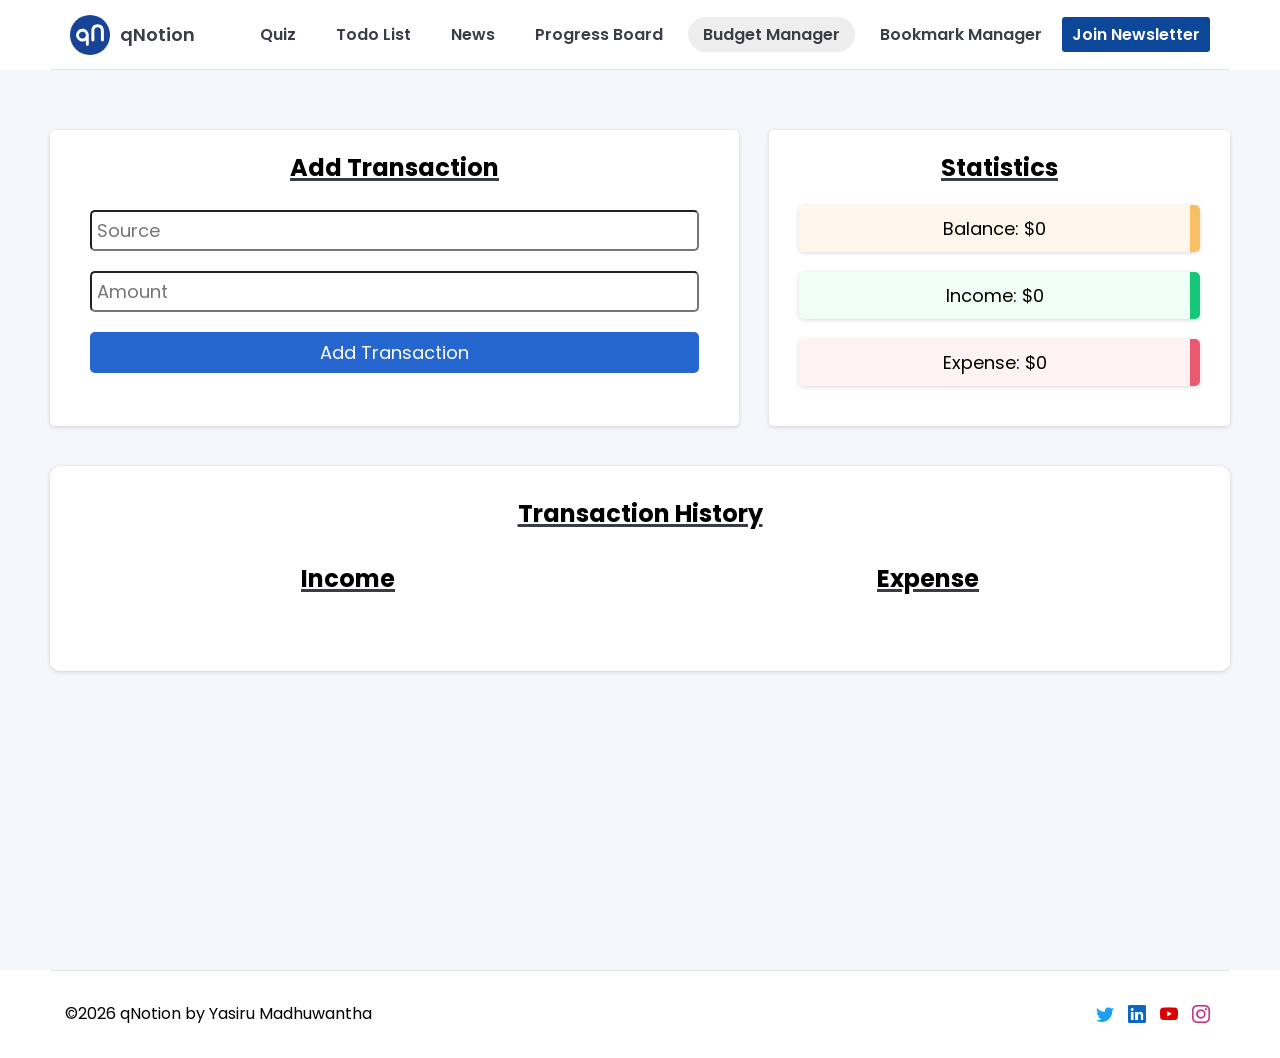
<file: budget-manager/index.html>
<!DOCTYPE html>
<html lang="en">

<head>
    <meta charset="UTF-8">
    <meta http-equiv="X-UA-Compatible" content="IE=edge">
    <meta name="viewport" content="width=device-width, initial-scale=1.0">
    <title>qNotion - Easiest Way To Track Your Transactions!</title>

    <link rel="icon" type="image/x-icon" href="./images/favicon.svg">
    <link rel="stylesheet" href="../master.css">
    <link rel="stylesheet" href="./style.css">
</head>

<body>
    <header class="header">
        <div class="container">
            <div class="navbar">
                <!-- Back to root index.html -->
                <a href="../index.html" class="logo">
                    <img src="../images/logo.svg" alt="notNotion">
                    <span>qNotion</span>
                </a>
                <nav>
                    <ul class="nav-items">
                        <li>
                            <a href="../quiz/index.html">Quiz</a>
                        </li>
                        <li>
                            <a href="../todo-list/index.html">Todo List</a>
                        </li>
                        <li>
                            <a href="../news/index.html">News</a>
                        </li>
                        <li>
                            <a href="../progress-board/index.html">Progress Board</a>
                        </li>
                        <li class="active">
                            <a href="../budget-manager/index.html">Budget Manager</a>
                        </li>
                        <li>
                            <a href="../bookmark-manager/index.html">Bookmark Manager</a>
                        </li>
                        <span class="newsletter">Join Newsletter</span>
                    </ul>
                </nav>
                <div class="hamburger">
                    <span class="bar"></span>
                    <span class="bar"></span>
                    <span class="bar"></span>
                </div>
            </div>
        </div>
    </header>

    <main>
        <div class="outer-wrap">
            <div class="inner-wrap">
                <!-- <section class="heading">
                    <p class="title">qNotion</p>
                    <p class="subtitle">Easiest Way To Track Your Transactions!</p>
                </section> -->
                <section class="transaction-control">
                    <div class="actions">
                        <h3>Add Transaction</h3>
                        <form class="add">
                            <input type="text" name="source" placeholder="Source" autocomplete="off">
                            <input type="number" name="amount" placeholder="Amount" autocomplete="off">
                            <input type="submit" value="Add Transaction">
                        </form>
                    </div>
                    <div class="stats">
                        <h3>Statistics</h3>
                        <p class="balance">
                            Balance: $<span id="balance"></span>
                        </p>
                        <p class="income">
                            Income: $<span id="income"></span>
                        </p>
                        <p class="expense">
                            Expense: $<span id="expense"></span>
                        </p>
                    </div>
                </section>
                <section class="transaction-history">
                    <h3>Transaction History</h3>
                    <div class="records">
                        <div class="income">
                        <h3>Income</h3>
                        <ul class="income-list">
                        </ul>
                    </div>
                    <div class="expense">
                        <h3>Expense</h3>
                        <ul class="expense-list">
                        </ul>
                    </div>
                    </div>
                </section>
            </div>
        </div>
    </main>

    <footer>
        <div class="container">
            <div class="footer">
                <div class="brand-name">
                    <span>©2026 qNotion by Yasiru Madhuwantha</span>
                </div>
                <div class="social-icons">
                    <i class="bi bi-twitter social"></i>
                    <i class="bi bi-linkedin social"></i>
                    <i class="bi bi-youtube social"></i>
                    <i class="bi bi-instagram social"></i>
                </div>
            </div>
        </div>
    
        <section class="modal">
            <div class="newsletter-modal">
                <p>Join Newsletter Now!</p>
                <form>
                    <input type="text" name="name" placeholder="Name" autocomplete="off">
                    <input type="email" name="email" placeholder="Email" autocomplete="off">
                    <input type="submit" value="Submit">
                </form>
                <i class="bi bi-x-lg close"></i>
            </div>
        </section>
    </footer>

    <!-- Shared script -->
    <script src="../main.js"></script>
    
    <!-- Local script -->
    <script src="./index.js"></script>
</body>

</html>
</file>
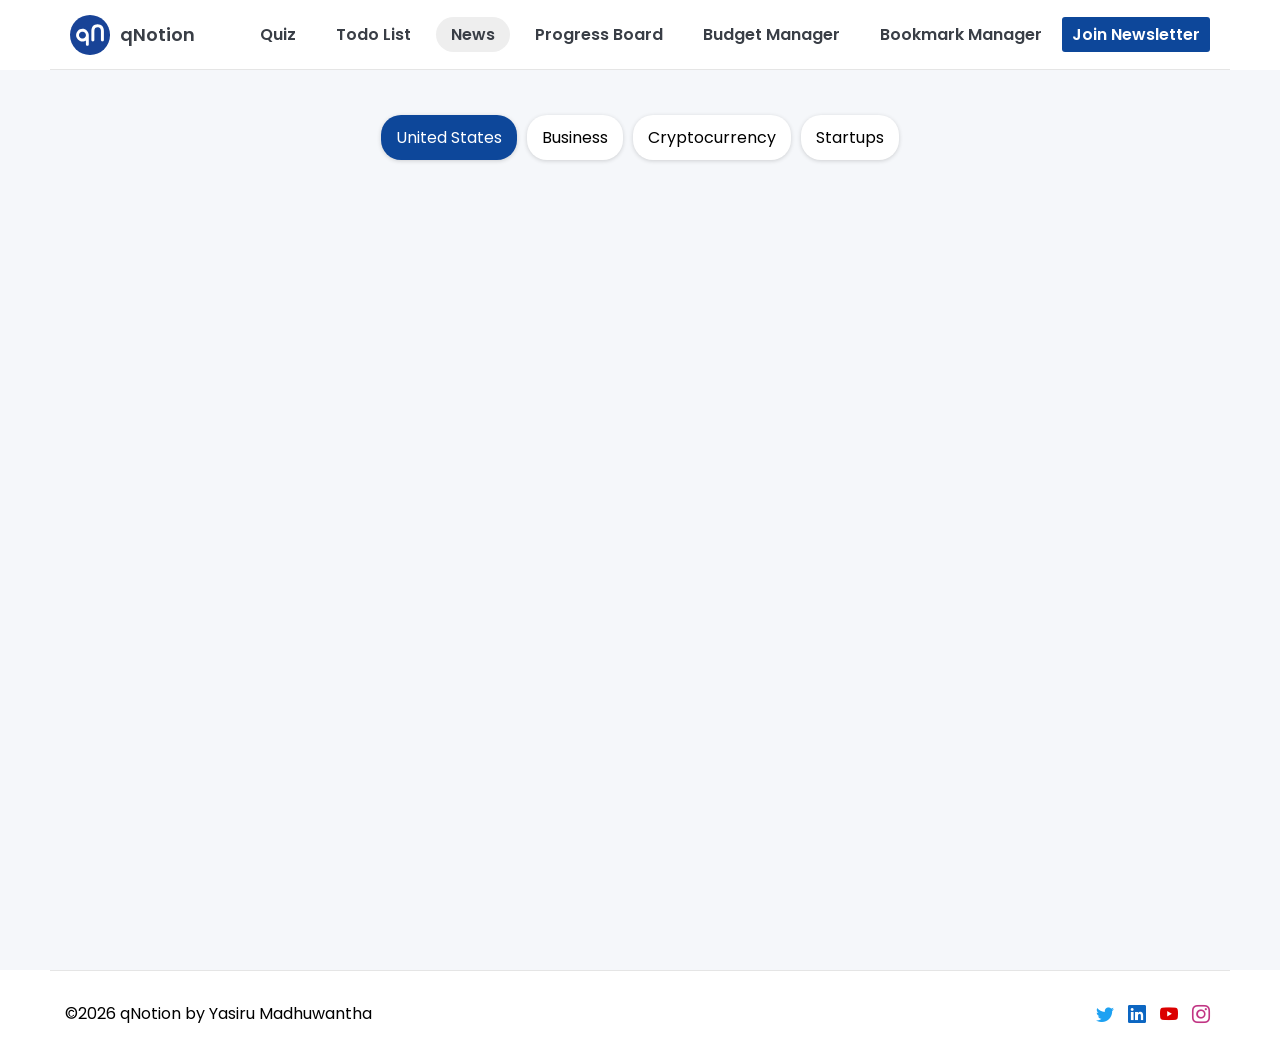
<file: news/index.html>
<!DOCTYPE html>
<html lang="en">

<head>
    <meta charset="UTF-8">
    <meta http-equiv="X-UA-Compatible" content="IE=edge">
    <meta name="viewport" content="width=device-width, initial-scale=1.0">
    <title>qNotion - Your Custom News Portal With Selected Categories And Updates!</title>

    <link rel="stylesheet" href="https://cdn.jsdelivr.net/npm/bootstrap-icons@1.11.3/font/bootstrap-icons.min.css">
    <link rel="icon" type="image/x-icon" href="./images/favicon.svg">

    <link rel="stylesheet" href="../master.css">
    <link rel="stylesheet" href="./style.css">
</head>

<body>
    <header class="header">
        <div class="container">
            <div class="navbar">
                <!-- Back to root index.html -->
                <a href="../index.html" class="logo">
                    <img src="../images/logo.svg" alt="notNotion">
                    <span>qNotion</span>
                </a>
                <nav>
                    <ul class="nav-items">
                        <li>
                            <a href="../quiz/index.html">Quiz</a>
                        </li>
                        <li>
                            <a href="../todo-list/index.html">Todo List</a>
                        </li>
                        <li class="active">
                            <a href="../news/index.html">News</a>
                        </li>
                        <li>
                            <a href="../progress-board/index.html">Progress Board</a>
                        </li>
                        <li>
                            <a href="../budget-manager/index.html">Budget Manager</a>
                        </li>
                        <li>
                            <a href="../bookmark-manager/index.html">Bookmark Manager</a>
                        </li>
                        <span class="newsletter">Join Newsletter</span>
                    </ul>
                </nav>
                <div class="hamburger">
                    <span class="bar"></span>
                    <span class="bar"></span>
                    <span class="bar"></span>
                </div>
            </div>
        </div>
    </header>

    <main>
        <div class="outer-wrap">
            <div class="inner-wrap">
                <section class="news">
                    <div class="category">
                        <span class="active" data-url="/top-headlines?country=us">United States</span>
                        <span data-url="/top-headlines?country=us&category=business">Business</span>
                        <span data-url="/everything?q=crypto&sortBy=publishedAt">Cryptocurrency</span>
                        <span data-url="/top-headlines?sources=techcrunch">Startups</span>
                    </div>
                    <div class="cards">
                    </div>
                </section>
            </div>
        </div>
    </main>

    <footer>
        <div class="container">
            <div class="footer">
                <div class="brand-name">
                    <span>©2026 qNotion by Yasiru Madhuwantha</span>
                </div>
                <div class="social-icons">
                    <i class="bi bi-twitter social"></i>
                    <i class="bi bi-linkedin social"></i>
                    <i class="bi bi-youtube social"></i>
                    <i class="bi bi-instagram social"></i>
                </div>
            </div>
        </div>

        <section class="modal">
            <div class="newsletter-modal">
                <p>Join Newsletter Now!</p>
                <form>
                    <input type="text" name="name" placeholder="Name" autocomplete="off">
                    <input type="email" name="email" placeholder="Email" autocomplete="off">
                    <input type="submit" value="Submit">
                </form>
                <i class="bi bi-x-lg close"></i>
            </div>
        </section>
    </footer>

    <!-- Shared script -->
    <script src="../main.js"></script>

    <!-- Local script -->
    <script src="./index.js"></script>

</body>

</html>
</file>
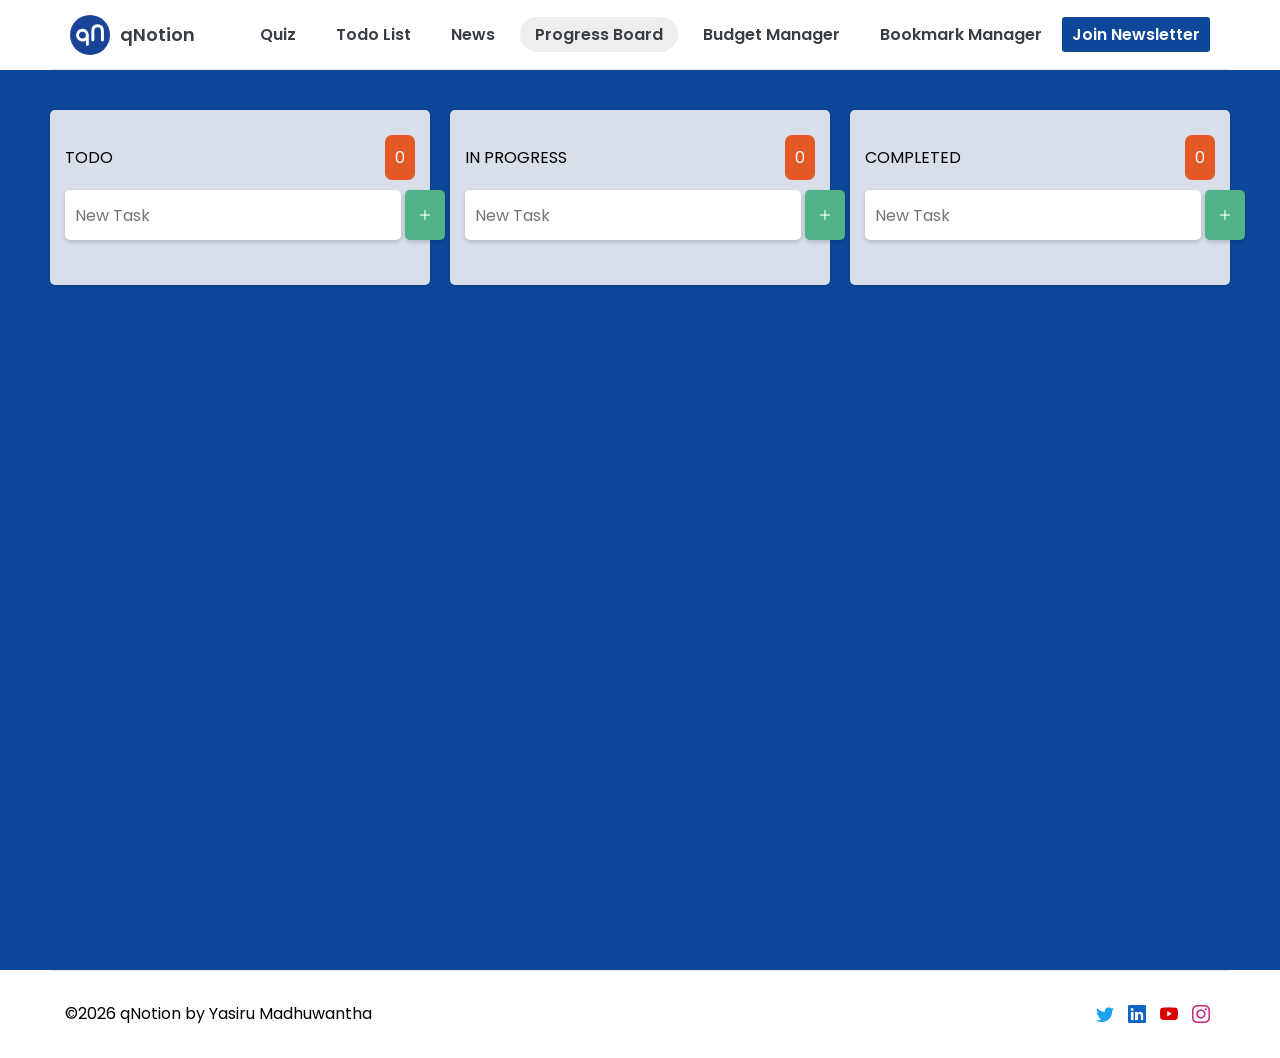
<file: progress-board/index.html>
<!DOCTYPE html>
<html lang="en">

<head>
    <meta charset="UTF-8">
    <meta http-equiv="X-UA-Compatible" content="IE=edge">
    <meta name="viewport" content="width=device-width, initial-scale=1.0">
    <title>qNotion - Web Based Kanban Style Application To Handle Project Progress</title>

    <link rel="icon" type="image/x-icon" href="./images/favicon.svg">
    <link rel="stylesheet" href="../master.css">
    <link rel="stylesheet" href="./style.css">
</head>

<body>
    <header class="header">
        <div class="container">
            <div class="navbar">
                <!-- Back to root index.html -->
                <a href="../index.html" class="logo">
                    <img src="../images/logo.svg" alt="notNotion">
                    <span>qNotion</span>
                </a>
                <nav>
                    <ul class="nav-items">
                        <li>
                            <a href="../quiz/index.html">Quiz</a>
                        </li>
                        <li>
                            <a href="../todo-list/index.html">Todo List</a>
                        </li>
                        <li>
                            <a href="../news/index.html">News</a>
                        </li>
                        <li class="active">
                            <a href="../progress-board/index.html">Progress Board</a>
                        </li>
                        <li>
                            <a href="../budget-manager/index.html">Budget Manager</a>
                        </li>
                        <li>
                            <a href="../bookmark-manager/index.html">Bookmark Manager</a>
                        </li>
                        <span class="newsletter">Join Newsletter</span>
                    </ul>
                </nav>
                <div class="hamburger">
                    <span class="bar"></span>
                    <span class="bar"></span>
                    <span class="bar"></span>
                </div>
            </div>
        </div>
    </header>

    <main>
        <div class="outer-wrap">
            <div class="inner-wrap">
                <!-- <section class="heading">
                    <p class="title">qNotion</p>
                    <p class="subtitle">Web Based Kanban Style Application To Handle Project Progress</p>
                </section> -->
                <section class="kanban">
                    <!-- TODO COLUMN -->
                    <div class="taskbox">
                        <div class="title">
                            <p>TODO</p>
                            <span class="todo">0</span>
                        </div>
                        
                        <form class="add">
                            <input type="text" name="task" placeholder="New Task" autocomplete="off" maxlength="30">
                            <button class="bi bi-plus" data-id="0" name="submit"></button>
                        </form>
                        
                        <div class="cards todo" data-id="0">
                        </div>
                    </div>
                
                    <!-- IN PROGRESS COLUMN -->
                    <div class="taskbox">
                        <div class="title">
                            <p>IN PROGRESS</p>
                            <span class="pending">0</span>
                        </div>
                        
                        <form class="add">
                            <input type="text" name="task" placeholder="New Task" autocomplete="off" maxlength="30">
                            <button class="bi bi-plus" data-id="1" name="submit"></button>
                        </form>
                        
                        <div class="cards pending" data-id="1">
                        </div>
                    </div>
                
                    <!-- COMPLETED COLUMN -->
                    <div class="taskbox">
                        <div class="title">
                            <p>COMPLETED</p>
                            <span class="completed">0</span>
                        </div>
                        
                        <form class="add">
                            <input type="text" name="task" placeholder="New Task" autocomplete="off" maxlength="30">
                            <button class="bi bi-plus" data-id="2" name="submit"></button>
                        </form>
                        
                        <div class="cards completed" data-id="2">
                        </div>
                    </div>
                </section>
            </div>
        </div>
    </main>

    <footer>
        <div class="container">
            <div class="footer">
                <div class="brand-name">
                    <span>©2026 qNotion by Yasiru Madhuwantha</span>
                </div>
                <div class="social-icons">
                    <i class="bi bi-twitter social"></i>
                    <i class="bi bi-linkedin social"></i>
                    <i class="bi bi-youtube social"></i>
                    <i class="bi bi-instagram social"></i>
                </div>
            </div>
        </div>
    
        <section class="modal">
            <div class="newsletter-modal">
                <p>Join Newsletter Now!</p>
                <form>
                    <input type="text" name="name" placeholder="Name" autocomplete="off">
                    <input type="email" name="email" placeholder="Email" autocomplete="off">
                    <input type="submit" value="Submit">
                </form>
                <i class="bi bi-x-lg close"></i>
            </div>
        </section>
    </footer>

    <!-- Shared script -->
    <script src="../main.js"></script>
    
    <!-- Local script -->
    <script type="module" src="./index.js"></script>
</body>

</html>
</file>
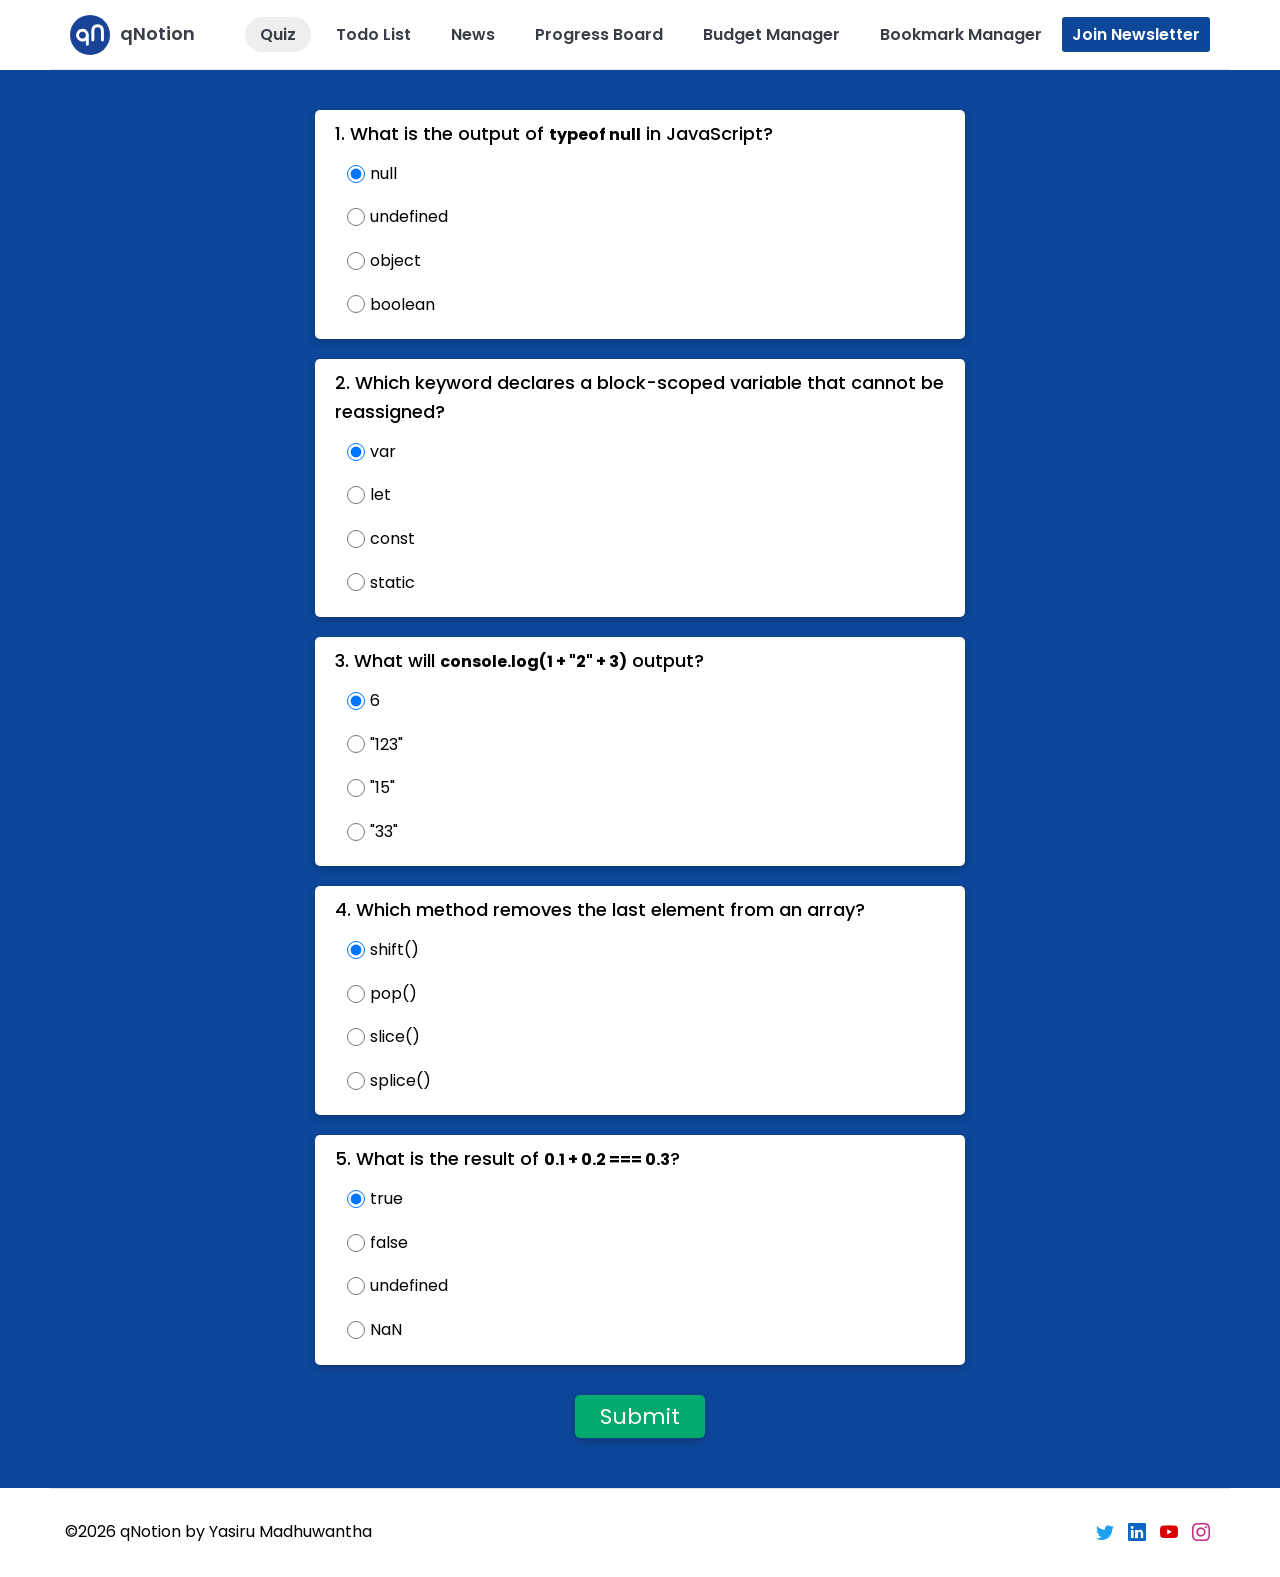
<file: quiz/index.html>
<!DOCTYPE html>
<html lang="en">
<head>
     <meta charset="UTF-8">
     <meta name="viewport" content="width=device-width, initial-scale=1.0">
     <title>eQuiz - Daily Quiz to Test Your JavaScript Knowledge!</title>
     
     <link rel="icon" type="image/x-icon" href="./images/favicon.svg">
     <link rel="stylesheet" href="../master.css">
     <link rel="stylesheet" href="style.css">
</head>
<body>
     <header class="header">
          <div class="container">
               <div class="navbar">
                    <!-- Back to root index.html -->
                    <a href="../index.html" class="logo">
                         <img src="../images/logo.svg" alt="notNotion">
                         <span>qNotion</span>
                    </a>
                    <nav>
                         <ul class="nav-items">
                              <li class="active">
                                   <a href="../quiz/index.html">Quiz</a>
                              </li>
                              <li>
                                   <a href="../todo-list/index.html">Todo List</a>
                              </li>
                              <li>
                                   <a href="../news/index.html">News</a>
                              </li>
                              <li>
                                   <a href="../progress-board/index.html">Progress Board</a>
                              </li>
                              <li>
                                   <a href="../budget-manager/index.html">Budget Manager</a>
                              </li>
                              <li>
                                   <a href="../bookmark-manager/index.html">Bookmark Manager</a>
                              </li>
                              <span class="newsletter">Join Newsletter</span>
                         </ul>
                    </nav>
                    <div class="hamburger">
                         <span class="bar"></span>
                         <span class="bar"></span>
                         <span class="bar"></span>
                    </div>
               </div>
          </div>
     </header>

     <main>
          <section class="quiz">
               <!-- <div class="heading">
                    <p class="title">eQuiz</p>
                    <p class="subtitle">Daily Quiz to Test Your JavaScript Knowledge!</p>
               </div> -->

               <div class="result hide">
                    <p>You Scored 5/5!</p>
                    <p class="reload">
                         <button onclick="location.reload()" class="reloadBtn">Try Again?</button>
                    </p>
               </div>

               <form class="quiz-form">
                    <div class="question">
                         <p>1. What is the output of <strong>typeof null</strong> in JavaScript?</p>
                         <div class="option">
                              <input type="radio" name="q1" id="q1-a" value="A" checked>
                              <label for="q1-a">null</label>
                         </div>
                         <div class="option">
                              <input type="radio" name="q1" id="q1-b" value="B">
                              <label for="q1-b">undefined</label>
                         </div>
                         <div class="option">
                              <input type="radio" name="q1" id="q1-c" value="C">
                              <label for="q1-c">object</label>
                         </div>
                         <div class="option">
                              <input type="radio" name="q1" id="q1-d" value="D">
                              <label for="q1-d">boolean</label>
                         </div>
                    </div>

                    <div class="question">
                         <p>2. Which keyword declares a block-scoped variable that cannot be reassigned?</p>
                         <div class="option">
                              <input type="radio" name="q2" id="q2-a" value="A" checked>
                              <label for="q2-a">var</label>
                         </div>
                         <div class="option">
                              <input type="radio" name="q2" id="q2-b" value="B">
                              <label for="q2-b">let</label>
                         </div>
                         <div class="option">
                              <input type="radio" name="q2" id="q2-c" value="C">
                              <label for="q2-c">const</label>
                         </div>
                         <div class="option">
                              <input type="radio" name="q2" id="q2-d" value="D">
                              <label for="q2-d">static</label>
                         </div>
                    </div>

                    <div class="question">
                         <p>3. What will <strong>console.log(1 + "2" + 3)</strong> output?</p>
                         <div class="option">
                              <input type="radio" name="q3" id="q3-a" value="A" checked>
                              <label for="q3-a">6</label>
                         </div>
                         <div class="option">
                              <input type="radio" name="q3" id="q3-b" value="B">
                              <label for="q3-b">"123"</label>
                         </div>
                         <div class="option">
                              <input type="radio" name="q3" id="q3-c" value="C">
                              <label for="q3-c">"15"</label>
                         </div>
                         <div class="option">
                              <input type="radio" name="q3" id="q3-d" value="D">
                              <label for="q3-d">"33"</label>
                         </div>
                    </div>

                    <div class="question">
                         <p>4. Which method removes the last element from an array?</p>
                         <div class="option">
                              <input type="radio" name="q4" id="q4-a" value="A" checked>
                              <label for="q4-a">shift()</label>
                         </div>
                         <div class="option">
                              <input type="radio" name="q4" id="q4-b" value="B">
                              <label for="q4-b">pop()</label>
                         </div>
                         <div class="option">
                              <input type="radio" name="q4" id="q4-c" value="C">
                              <label for="q4-c">slice()</label>
                         </div>
                         <div class="option">
                              <input type="radio" name="q4" id="q4-d" value="D">
                              <label for="q4-d">splice()</label>
                         </div>
                    </div>

                    <div class="question">
                         <p>5. What is the result of <strong>0.1 + 0.2 === 0.3</strong>?</p>
                         <div class="option">
                              <input type="radio" name="q5" id="q5-a" value="A" checked>
                              <label for="q5-a">true</label>
                         </div>
                         <div class="option">
                              <input type="radio" name="q5" id="q5-b" value="B">
                              <label for="q5-b">false</label>
                         </div>
                         <div class="option">
                              <input type="radio" name="q5" id="q5-c" value="C">
                              <label for="q5-c">undefined</label>
                         </div>
                         <div class="option">
                              <input type="radio" name="q5" id="q5-d" value="D">
                              <label for="q5-d">NaN</label>
                         </div>
                    </div>
                    <div class="submit">
                         <input type="submit" value="Submit">
                    </div>
               </form>
          </section>
     </main>

     <footer>
          <div class="container">
               <div class="footer">
                    <div class="brand-name">
                         <span>©2026 qNotion by Yasiru Madhuwantha</span>
                    </div>
                    <div class="social-icons">
                         <i class="bi bi-twitter social"></i>
                         <i class="bi bi-linkedin social"></i>
                         <i class="bi bi-youtube social"></i>
                         <i class="bi bi-instagram social"></i>
                    </div>
               </div>
          </div>
     
          <section class="modal">
               <div class="newsletter-modal">
                    <p>Join Newsletter Now!</p>
                    <form>
                         <input type="text" name="name" placeholder="Name" autocomplete="off">
                         <input type="email" name="email" placeholder="Email" autocomplete="off">
                         <input type="submit" value="Submit">
                    </form>
                    <i class="bi bi-x-lg close"></i>
               </div>
          </section>
     </footer>

     <!-- Shared script -->
     <script src="../main.js"></script>
     
     <!-- Local script -->
     <script src="./index.js"></script>

</body>
</html>
</file>
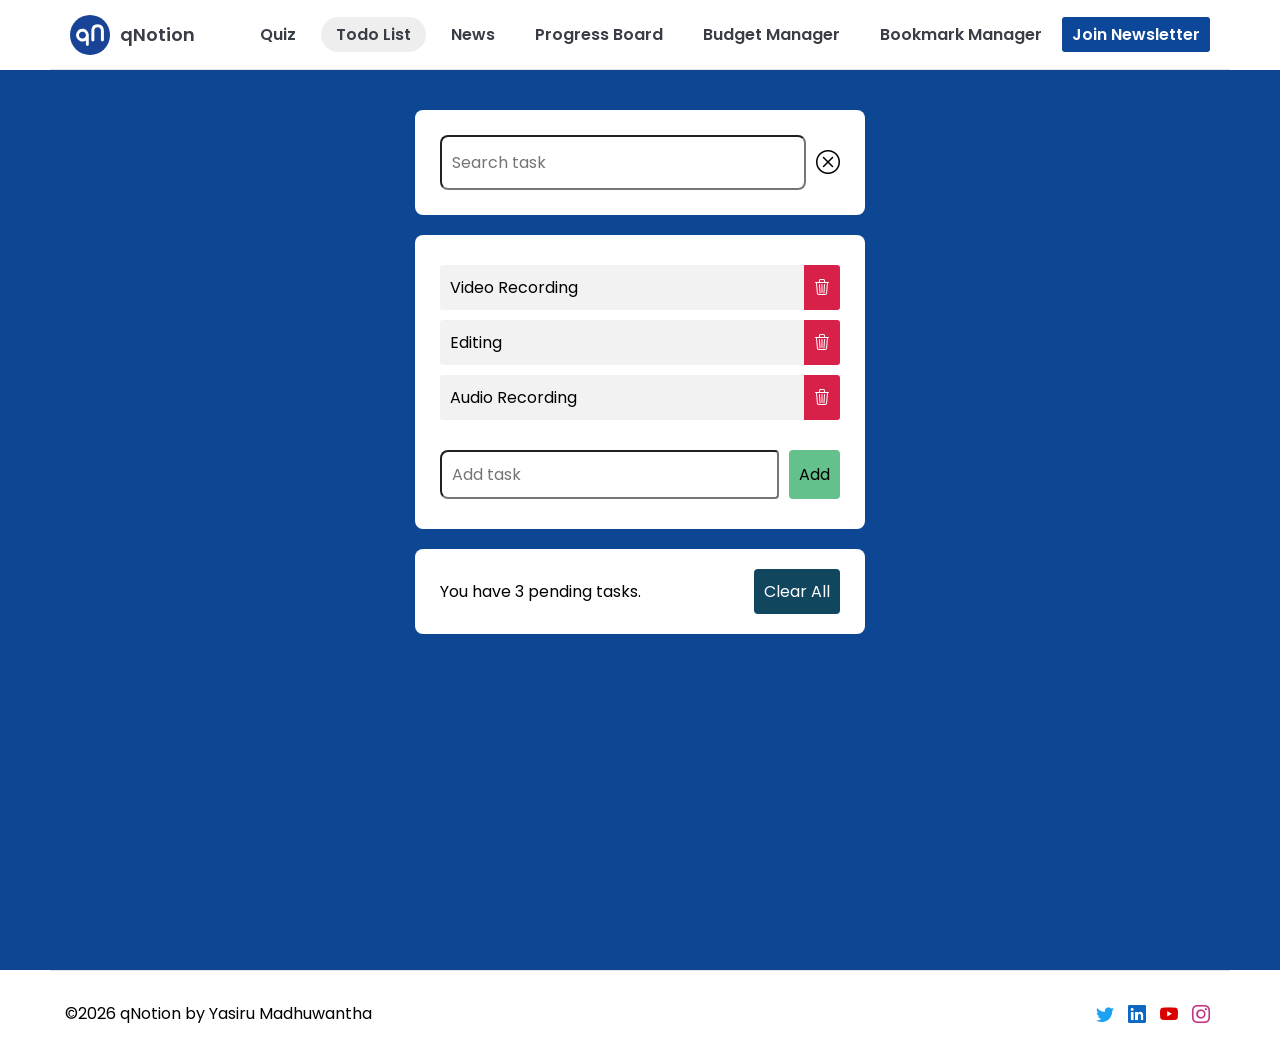
<file: todo-list/index.html>
<!DOCTYPE html>
<html lang="en">

<head>
     <meta charset="UTF-8">
    <meta http-equiv="X-UA-Compatible" content="IE=edge">
    <meta name="viewport" content="width=device-width, initial-scale=1.0">
    <title>qNotion - Manage And Search Your Pending Tasks In Clicks!</title>

    <link rel="icon" type="image/x" href="./images/favicon.ico">
    <link rel="stylesheet" href="../master.css">
    <link rel="stylesheet" href="./style.css">
</head>

<body>
     <header class="header">
          <div class="container">
               <div class="navbar">
                    <!-- Back to root index.html -->
                    <a href="../index.html" class="logo">
                         <img src="../images/logo.svg" alt="notNotion">
                         <span>qNotion</span>
                    </a>
                    <nav>
                         <ul class="nav-items">
                              <li>
                                   <a href="../quiz/index.html">Quiz</a>
                              </li>
                              <li class="active">
                                   <a href="../todo-list/index.html">Todo List</a>
                              </li>
                              <li>
                                   <a href="../news/index.html">News</a>
                              </li>
                              <li>
                                   <a href="../progress-board/index.html">Progress Board</a>
                              </li>
                              <li>
                                   <a href="../budget-manager/index.html">Budget Manager</a>
                              </li>
                              <li>
                                   <a href="../bookmark-manager/index.html">Bookmark Manager</a>
                              </li>
                              <span class="newsletter">Join Newsletter</span>
                         </ul>
                    </nav>
                    <div class="hamburger">
                         <span class="bar"></span>
                         <span class="bar"></span>
                         <span class="bar"></span>
                    </div>
               </div>
          </div>
     </header>

     <main>
          <div class="wrap">
               <!-- <section class="heading">
                    <p class="title">qNotion</p>
                    <p class="subtitle">Manage And Search Your Pending Tasks In Clicks!</p>
               </section> -->

               <section class="task-manager">
                    <div class="search-box">
                         <form class="search">
                              <input type="text" name="task" placeholder="Search task" autocomplete="off"">
                              <i class="bi bi-x-circle reset"></i>
                         </form>
                    </div>
                    <div class="task-box">
                         <ul class="tasks">
                              <li>
                                   <span>Video Recording</span>
                                   <i class="bi bi-trash3 delete"></i>
                              </li>
                              <li>
                                   <span>Editing</span>
                                   <i class="bi bi-trash3 delete"></i>
                              </li>
                              <li>
                                   <span>Audio Recording</span>
                                   <i class="bi bi-trash3 delete"></i>
                              </li>
                         </ul>
                         <form class="add">
                                   <input type="text" name="task" placeholder="Add task" autocomplete="off">
                                   <input type="submit" value="Add">
                         </form>
                    </div>
                    <div class="message">
                         <span></span>
                         <button class="clear">Clear All</button>
                    </div>
               </section>
          </div>
     </main>

     <footer>
          <div class="container">
               <div class="footer">
                    <div class="brand-name">
                         <span>©2026 qNotion by Yasiru Madhuwantha</span>
                    </div>
                    <div class="social-icons">
                         <i class="bi bi-twitter social"></i>
                         <i class="bi bi-linkedin social"></i>
                         <i class="bi bi-youtube social"></i>
                         <i class="bi bi-instagram social"></i>
                    </div>
               </div>
          </div>
     
          <section class="modal">
               <div class="newsletter-modal">
                    <p>Join Newsletter Now!</p>
                    <form>
                         <input type="text" name="name" placeholder="Name" autocomplete="off">
                         <input type="email" name="email" placeholder="Email" autocomplete="off">
                         <input type="submit" value="Submit">
                    </form>
                    <i class="bi bi-x-lg close"></i>
               </div>
          </section>
     </footer>

     <!-- Shared script -->
     <script src="../main.js"></script>
     
     <!-- Local script -->
     <script src="./index.js"></script>
</body>

</html>
</file>
<file: master.css>
@import url('https://fonts.googleapis.com/css2?family=Poppins:ital,wght@0,100;0,200;0,300;0,400;0,500;0,600;0,700;0,800;0,900;1,100;1,200;1,300;1,400;1,500;1,600;1,700;1,800;1,900&display=swap');
@import url("https://cdn.jsdelivr.net/npm/bootstrap-icons@1.8.1/font/bootstrap-icons.css");

:root {
    --box-shadow: #00000029 0px 1px 4px;
}

* {
    margin: 0;
    padding: 0;
    box-sizing: border-box;
    font-size: 16px;
    font-family: 'Poppins', sans-serif;
    text-decoration: none;
    list-style: none;
}

body{
    background-color: #FFFFFF;
    user-select: none;
}

main{
    min-height: 85vh;
}

.container{
    max-width: 1200px;
    margin: auto;
    padding: 0px 10px;
}

.header{
    background-color: #FFFFFF;
}

.header .navbar{
    display: flex;
    justify-content: space-between;
    align-items: center;
    min-height: 70px;
    padding: 0px 20px;
    border-bottom: 1px solid #0000001a;
}

.header .logo{
    max-width: 40px;
    display: flex;
    align-items: center;
}

.header .logo img{
    width: 100%;
}

.header .logo span{
    margin-left: 10px;
    font-size: 18px;
    font-weight: 600;
    color: #393E46;
}

.header .nav-items{
    display: flex;
}

.header .nav-items li{
    padding: 5px 15px;
    margin: 5px;
    border-radius: 20px;
    font-weight: 600;
}

.header .nav-items li:hover{
    background-color: #EEEEEE;
}

.header .nav-items li.active{
    background-color: #EEEEEE;
}

.header .nav-items a{
    color: #393E46;
}

.header .hamburger{
    display: none;
    cursor: pointer;
}

.header .hamburger .bar{
    display: block;
    width: 25px;
    height: 3px;
    margin: 5px auto;
    background-color: #393E46;
    transition: all 0.3s ease-in-out;
}

.newsletter{
    background-color: #0d479a;
    color: #FFFFFF;
    cursor: pointer;
    padding: 5px 10px;
    margin: 5px 0px;
    border-radius: 3px;
    font-weight: 600;
}

.newsletter:hover{
    background-color: #0c3d81 !important;
}

.homepage{
    display: flex;
    justify-content: space-between;
    flex-wrap: wrap;
    margin: 50px 20px;
}

.homepage .text-wrap{
    width: 44%;
    align-self: center;
}

.homepage .text-wrap * {
    margin-bottom: 20px;
}

.homepage .title{
    font-size: 42px;
}

.homepage .subtitle{
    font-size: 22px;
    font-weight: 400;
}

.homepage .visual-wrap{
    width: 44%;
   text-align: center;
}

.homepage .visual-wrap img{
    max-height: 60vh;
}

.carousel {
    margin: 70px auto;
    user-select: none;
}


.carousel .swiper {
    width: 100%;
    height: 100%;
}

.carousel .swiper-slide {
    text-align: center;
    font-size: 18px;
    background: #ffffff;
    display: flex;
    justify-content: center;
    align-items: center;
    flex-direction: column;
}

.carousel .swiper-slide img {
    display: block;
    width: 100%;
    height: 100%;
    object-fit: cover;
    border-radius: 10px;
}

.carousel .swiper-slide p {
    margin-top: 10px;
    font-weight: 500;
}

.carousel .swiper {
    margin-left: auto;
    margin-right: auto;
}

.carousel .swiper-button-wrapper {
    display: flex;
    margin-top: 10px;
    font-size: 20px;
}

.carousel .swiper-prev, .carousel .swiper-next {
    background-color: #ffffff;
    border: 1px solid #0000001a;
    margin: 5px;
    padding: 2px 10px;
    border-radius: 5px;
    cursor: pointer;
}

.carousel .swiper-prev:hover, .carousel .swiper-next:hover {
    background-color: #f2f2f2;
}

.accordions{
    margin: 50px auto;
    padding: 20px;
}

.accordions .faq{
    font-size: 28px;
    font-weight: 500;
    margin-bottom: 30px;
    text-align: center;
    text-decoration: underline;
}

.accordions .accordion{
    margin: 20px 0px;
    background-color: #FFFFFF;
    border-radius: 5px;
    border: 1px solid #0000001a;
    box-shadow: rgba(67, 71, 85, 0.27) 0px 0px 0.25em, rgba(90, 125, 188, 0.05) 0px 0.25em 1em;
}

.accordions .title{
    font-size: 20px;
    font-weight: 500;
    cursor: pointer;
    padding: 15px;
    user-select: none;
    position: relative;
}

.accordion .title::after{
    content: "+";
    font-size: 24px;
    position: absolute;
    right: 16px;
}

.accordions .title.active::after{
    content: "-";
}

.accordions .content{
    padding: 15px;
    display: none;
    border-top: 1px solid #0000001a;
    user-select: none;
    background-color: #f6f8fd;
    border-left: 3px solid #0c3d81;
    font-size: 18px;
}

.accordions .content.active{
    display: block;
}

.tagline{
    margin: 50px auto;
    padding: 40px 10px;
    text-align: center;
    border: 1px solid #0000001a;
    border-radius: 5px;
    box-shadow: var(--box-shadow);
}

.tagline img {
    width: 120px;
    user-select: none;
}

.tagline p{
    font-size: 24px;
    font-weight: 500;
    color: #333333;
}

.tagline .sub{
    margin-bottom: 20px;
}

.modal {
    background-color: #393e46d8;
    width: 100%;
    height: 100%;
    position: fixed;
    top: 0;
    left: 0;
    opacity: 0;
    pointer-events: none;
}

.modal.show {
    pointer-events: auto;
    z-index: 2;
    opacity: 1;
    transition: opacity 0.3s ease;
}

.modal .newsletter-modal {
    background-color: #ffffff;
    border: 1px solid #0000001a;
    border-radius: 5px;
    max-width: 350px;
    padding: 70px 25px;
    box-shadow: var(--box-shadow);
    position: relative;
    top: 50%;
    left: 50%;
    transform: translateX(-50%) translateY(-50%);
}

.modal form {
    display: flex;
    flex-direction: column;
    gap: 15px;
}

.modal .newsletter-modal p {
    font-size; 20px;
    text-align: center;
    font-weight: 500;
    margin-bottom: 15px;
}

.modal .close {
    position: absolute;
    top: 10px;
    right: 10px;
    cursor: pointer;
}

.modal form input {
    font-size: 16px;
    border-radius: 3px;
    border: 1px solid #0000001a;
    padding: 5px;
}

.modal form input[type="submit"] {
    background-color: #0d479a;
    color: #ffffff;
    cursor: pointer;
}

footer{
    background-color: #FFFFFF;
}

footer .footer{
    display: flex;
    justify-content: space-between;
    padding: 30px 15px;
    border-top: 1px solid #0000001a;
}

.footer i.social{
    margin: 0px 5px;
    cursor: pointer;
    font-size: 18px;
}

footer .bi-twitter {
    color: #1da1f2;
}

footer .bi-linkedin {
    color: #0C66C2;
}

footer .bi-instagram {
    color: #c13584;
}

footer .bi-youtube {
    color: #db0000;
}



@media (max-width: 960px){
    .header .nav-items{
        flex-direction: column;
        position: fixed;
        top: 70px;
        left: -100%;
        background-color: #FFFFFF;
        color: #393E46;
        width: 100%;
        transition: 0.3s;
    }

    .header .nav-items.active{
        left: 0px;
    }

    .header .nav-items li{
        border-bottom: 1px solid #0000001a;
        padding: 20px;
    }

    .header .newsletter{
        padding: 20px;
        margin: 10px;
    }

    .header .hamburger{
        display: block;
        user-select: none;
    }

    .header .hamburger.active .bar:nth-child(2){
        opacity: 0;
    }

    .header .hamburger.active .bar:nth-child(1){
        transform: translateY(8px) rotate(45deg);
    }

    .header .hamburger.active .bar:nth-child(3){
        transform: translateY(-8px) rotate(-45deg);
    }

    .homepage .text-wrap{
        width: 100%;
    }

    .homepage .visual-wrap{
        width: 100%;
    }
}
</file>
<file: budget-manager/style.css>
@import url('https://fonts.googleapis.com/css2?family=Poppins:ital,wght@0,100;0,200;0,300;0,400;0,500;0,600;0,700;0,800;0,900;1,100;1,200;1,300;1,400;1,500;1,600;1,700;1,800;1,900&family=Roboto&display=swap');
@import url("https://cdn.jsdelivr.net/npm/bootstrap-icons@1.8.2/font/bootstrap-icons.css");

:root{
    --box-shadow: rgba(0, 0, 0, 0.16) 0px 1px 4px;
}

* {
    margin: 0;
    padding: 0;
    box-sizing: border-box;
    font-size: 16px;
    font-family: 'Poppins', sans-serif;
    text-decoration: none;
    list-style: none;
}

h3 {
    text-align: center;
    margin-bottom: 15px;
    text-decoration: underline solid #393E46 3px;
    font-size: 24px;
}

.outer-wrap {
    width: 100%;
    min-height: 100vh;
    background-color: #F5F7FA;
    padding: 30px;
}

.inner-wrap {
    max-width: 1200px;
    margin: auto;
}

.heading {
    margin: 30px auto;
    paddingL 0px 20px;
}

.heading .title {
    font-size: 30px;
    color: #000000;
    font-weight: 500;
    text-align: center;
}

.heading .subtitle {
    font-size: 20px;
    color: #000000;
    font-weight: 300;
    text-align: center;
}

.transaction-control {
    display: flex;
    justify-content: space-around;
    flex-wrap: wrap;
    gap: 10px;
    margin: 30px auto;
}

.actions, .stats {
    flex-grow: 1;
    background-color: #ffffff;
    padding: 20px;
    box-shadow: var(--box-shadow);
    border-radius: 5px;
    margin: 0px 10px;
}

.actions .add {
    display: flex;
    flex-direction: column;
    margin: 10px;
}

.actions .add input {
    font-size: 18px;
    padding: 5px;
    margin: 10px;
    border-radius: 5px;
}

.actions .add input[type="submit"] {
    padding: 7px 15px;
    border: 0px;
    background-color: #2666CF;
    color: #ffffff;
    cursor: pointer;
    box-shadow: arr(--box-shadow);
}

.stats p {
    background-color: #266CF2;
    margin: 20px 10px;
    padding: 10px 20px;
    box-shadow: var(--box-shadow);
    font-size: 18px;
    border-radius: 5px;
    text-align: center;
}

.stats p.balance {
    background-color: #fff2dd92;
    border-right: 10px solid #F6C065;
}

.stats p.income {
    background-color: #e7fff1ad;
    border-right: 10px solid #16c77a;
}

.stats p.expense {
    background-color: #ffeef0bb;
    border-right: 10px solid #eb596e;
}

.stats p span {
    font-size: 18px;
}

.transaction-history {
    margin: 40px 10px;
    background-color: #ffffff;
    border-radius: 10px;
    padding: 30px 0px;
    box-shadow: var(--box-shadow);
}

.records {
    display: flex;
    justify-content: space-around;
    flex-wrap: wrap;
    gap: 20px;
    margin: 20px;
}

.records div {
    flex-grow: 1;
    padding: 10px;
}

.records li {
    display: flex;
    justify-content: space-between;
    background-color: #ffffff;
    padding: 10px;
    margin: 20px 0px;
    min-width: 250px;
    box-shadow: var(--box-shadow);
}

.records .income li {
    border-left: 10px solid #2ecc71;
}

.records .expense li {
    border-left: 10px solid #df5e5e;
}

.records li p:first-child {
    flex-grow: 1;
    display: flex;
    flex-direction: column;
}

.records span {
    font-size: 18px;
}

.records span#time {
    color: #717171;
    font-size: 12px;
}

.records i.delete {
    margin-left: 15px;
    color: #082032;
    cursor: pointer;
    font-size: 18px;
}

.records i.delete:hover {
    margin-left: 15px;
    color: #b42d51;
    cursor: pointer;
}
</file>
<file: news/style.css>
@import url('https://fonts.googleapis.com/css2?family=Poppins:ital,wght@0,100;0,200;0,300;0,400;0,500;0,600;0,700;0,800;0,900;1,100;1,200;1,300;1,400;1,500;1,600;1,700;1,800;1,900&family=Roboto&display=swap');
@import url("https://cdn.jsdelivr.net/npm/bootstrap-icons@1.8.2/font/bootstrap-icons.css");

:root{
    --box-shadow: rgba(0, 0, 0, 0.16) 0px 1px 4px;
}

* {
    margin: 0;
    padding: 0;
    box-sizing: border-box;
    font-size: 16px;
    font-family: 'Poppins', sans-serif;
    text-decoration: none;
    list-style: none;
}

.outer-wrap {
    width: 100%;
    min-height: 100vh;
    background-color: #f5f7fa;
    padding: 30px;
}

.inner-wrap {
    max-width: 1200px;
    margin: auto;
}

.heading {
    margin: 30px auto;
}

.heading .title {
    font-size: 30px;
    color: #000000;
    font-weight: 500;
    text-align: center;
}

.heading .subtitle {
    font-size: 20px;
    color: #000000;
    font-weight: 300;
    text-align: center;
}

.category {
    margin: 10px 0px 50px 0px;
    display: flex;
    justify-content: center;
    flex-wrap: wrap;
}

.category span {
    padding: 10px 15px;
    border-radius: 20px;
    background-color: #ffffff;
    box-shadow: var(--box-shadow);
    cursor: pointer;
    margin: 5px;
}

.category span:hover {
    background-color: #f2f3f7;
}

.category span.active {
    background-color: #0d479a !important;
    color: #ffffff;
}

.card {
    background-color: #ffffff;
    padding: 10px;
    border-radius: 5px;
    box-shadow: var(--box-shadow);
    margin: 20px auto;
    display: flex;
}

.card .image {
    margin: auto;
}

.card .image img {
    max-width: 300px;
    border: 1px solid #EFEFEF;
    border-radius: 5px;
}

.card .information {
    flex-grow: 1;
    padding: 10px;
    margin-left: 10px;
    display: flex;
    flex-direction: column;
    justify-content: space-between;
    gap: 15px;
}

.card .title {
    font-size: 20px;
    font-weight: 500;
    color: #1a1c20;
}

.card .description {
    color: #5d5f63;
    margin: 5px 0px;
}

.card .time {
    color: #5d5f63;
}

.card .other {
    display: flex;
    justify-content: space-between;
    flex-wrap: wrap;
    gap: 10px;
}

.card .source {
    background-color: #2666cf;
    color: #ffffff;
    padding: 5px 10px;
    border-radius: 5px;
}

.card .url {
    background-color: #04aa6d;
    color: #ffffff;
    padding: 5px 10px;
    border: 0px;
    border-radius: 5px;
    cursor: pointer;
}

@media (max-width: 800px) {
    .card {
        flex-wrap: wrap;
    }

    .card .information {
        margin-left: 0px;
    }
}
</file>
<file: progress-board/style.css>
@import url('https://fonts.googleapis.com/css2?family=Poppins:ital,wght@0,100;0,200;0,300;0,400;0,500;0,600;0,700;0,800;0,900;1,100;1,200;1,300;1,400;1,500;1,600;1,700;1,800;1,900&family=Roboto&display=swap');
@import url("https://cdn.jsdelivr.net/npm/bootstrap-icons@1.8.2/font/bootstrap-icons.css");

:root{
    --box-shadow: rgba(0, 0, 0, 0.16) 0px 1px 4px;
}

* {
    margin: 0;
    padding: 0;
    box-sizing: border-box;
    font-size: 16px;
    font-family: 'Poppins', sans-serif;
    text-decoration: none;
    list-style: none;
}

.hide {
    display: none;
}

.outer-wrap {
    width: 100%;
    min-height: 100vh;
    background-color: #0D479A;
    padding: 30px;
}

.inner-wrap {
    max-width: 1200px;
    margin: auto;
}

.heading {
    margin-bottom: 30px;
}

.heading .title {
    font-size: 30px;
    color: #ffffff;
    font-width: 500;
    text-align: center;
}

.heading .subtitle {
    font-size: 20px;
    color: #ffffff;
    font-width: 300;
    text-align: center;
}

.kanban {
    display: flex;
    justify-content: space-evenly;
    align-items: flex-start;
    min-height: 80vh;
}

.taskbox {
    background-color: #d9dfe9;
    padding: 15px;
    border-radius: 5px;
    min-width: 325px;
    max-width: 500px;
    box-shadow: var(--box-shadow);
    margin: 10px;
    display: flex;
    flex-direction: column;
}

.taskbox .title {
    display: flex;
    justify-content: space-between;
    align-items: center;
    padding: 10px 0px;
}

.taskbox .title span {
    background-color: #e45826;
    color: #ffffff;
    padding: 10px;
    font-size: 16px;
    border-radius: 7px;
}

.cards {
    padding: 10px 5px;
}

.card {
    background-color: #ffffff;
    display: flex;
    flex-direction: column;
    margin: 10px 0px;
    padding: 10px;
    border-radius: 5px;
    
}

.card input {
    background-color: #ffffff;
    margin: 10px 0px;
    padding: 10px;
    border-radius: 5px;
    box-shadow: rgba(99, 99,99, 0.2) 0px 2px 8px 0px;
    border: 0px;
}

.card div {
    display: flex;
    justify-content: space-between;   
}

.card div span {
    font-size: 12px;
    padding: 5px 0px;
    align-self: center;
}

.card div span.task-id {
    background-color: #002366;
    padding: 5px;
    color: #ffffff;
    border-radius: 5px;
}

.card button {
    color: #ffffff;
    font-size: 14px;
    padding: 8px;
    border-radius: 5px;
    cursor: pointer;
    margin-left: 1px;
    border: 0px;
    box-shadow: rgba(0, 0, 0, 0.18) 0px 2px 4px;
}

.card .edit {
    background-color: #646464;
}

.card .update {
    background-color: #005ed8;
}

.card .delete {
    background-color: #e20000;
}

.card.dragging {
    opacity: 0.4;
}

.add {
    display: flex;
    margin-bottom: 10px;
}

.add input {
    flex-grow: 1;
    padding: 10px;
    border-radius: 5px;
    border: 0px;
    box-shadow: rgba(0, 0, 0, 0.18) 0px 2px 4px;
    font-size: 16px;
}

.add button {
    background-color: #50b286;
    color: #ffffff;
    font-size: 20px;
    padding: 10px;
    border: 0px;
    border-radius: 5px;
    box-shadow: rgba(0, 0, 0, 0.18) 0px 2px 4px;
    cursor: pointer;
    margin-left: 4px;
    align-self: center;
}

@media (max-width: 1080px) {
    .kanban {
        flex-direction: column;
        align-items: center;
    }
}
</file>
<file: quiz/style.css>
@import url('https://fonts.googleapis.com/css2?family=Poppins:ital,wght@0,100;0,200;0,300;0,400;0,500;0,600;0,700;0,800;0,900;1,100;1,200;1,300;1,400;1,500;1,600;1,700;1,800;1,900&display=swap');
@import url("https://cdn.jsdelivr.net/npm/bootstrap-icons@1.13.1/font/bootstrap-icons.min.css");

:root {
     --box-shadow: rgba(0, 0, 0, 0.24) 0px 3px 8px;
     --bg-body: #0d479a;
     --header: #ffffff;
}

*, *::before, *::after {
     margin: 0;
     padding: 0;
     box-sizing: border-box;
}

body {
     font-family: 'Poppins', sans-serif;
     background-color: var(--bg-body);
     line-height: 1.6;
     min-height: 100vh;
}

.quiz {
     background-color: var(--bg-body);
     padding: 20px 16px;
}

.quiz-form {
     width: 100%;
     max-width: 650px;
     margin: 0 auto;
}

.heading {
     margin: 10px auto 40px auto;
     max-width: 650px;
     width: 100%;
     text-align: center;
}

.heading .title {
     font-size: 32px;
     color: var(--header);
     font-weight: 500;
     text-align: center;
}

.heading .subtitle {
     font-size: 18px;
     color: var(--header);
     font-weight: 300;
     text-align: center;
     margin-top: 2px;
}

.result {
     text-align: center;
     width: 100%;
     max-width: 650px;
     margin: 20px auto 50px auto;
     border-radius: 5px;
     font-size: 20px;
     background-color: #082f64;
     border: 1px solid #1d5cb4;
     box-shadow: var(--box-shadow);
     overflow: hidden;
     color: #ffffff;
}

.result p:first-child {
     padding: 18px 20px;
     font-size: 20px;
     font-weight: 400;
     color: #ffffff;
}

.hide {
     display: none;
}

.reload button {
     background-color: #04AA6D;
     color: #ffffff;
     padding: 10px 20px;
     border-radius: 0px 0px 5px 5px;
     width: 100%;
     border: 0px;
     font-family: inherit;
     font-size: 18px;
}

.reload button:hover {
     background-color: #03a369;
     cursor: pointer;
}

.question {
     background-color: #ffffff;
     padding: 10px 20px;
     border-radius: 5px;
     margin: 20px 0px;
     box-shadow: var(--box-shadow);
}

.question > p {
     font-size: 18px;
     font-weight: 500;
}

.option {
     display: flex;
     align-items: center;
     gap: 5px;
     padding: 6px 12px;
     border-radius: 6px;
     cursor: pointer;
     margin: 6px 0;
     transition: background-color 0.2s ease, transform 0.15s ease;
}

.option:hover {
  background-color: #f1f5f9;
  transform: translateX(4px);
}

.option input[type="radio"] {
     width: 18px;
     height: 18px;
     cursor: pointer;
     flex-shrink: 0;
}

.option label {
  cursor: pointer;
  width: 100%;
}

.correct {
     background-color: #c8ffdf;
}

.wrong {
     background-color: #ffd1d1;
}

.submit {
     text-align: center;
     margin: 30px 0px;
}

.submit input {
     background-color: #04AA6D;
     padding: 5px 25px;
     color: #ffffff;
     font-size: 22px;
     border-radius: 5px;
     box-shadow: var(--box-shadow);
     border: 0px;
}

.submit input:hover {
     background-color: #03a369;
     cursor: pointer;
}

@media (max-width: 600px) {
    .heading .title {
        font-size: 26px;
    }

    .heading .subtitle {
        font-size: 15px;
    }

    .question {
        padding: 16px;
    }

    .submit input {
        width: 100%;
    }
}
</file>
<file: todo-list/style.css>
@import url('https://fonts.googleapis.com/css2?family=Poppins:ital,wght@0,100;0,200;0,300;0,400;0,500;0,600;0,700;0,800;0,900;1,100;1,200;1,300;1,400;1,500;1,600;1,700;1,800;1,900&family=Roboto&display=swap');
@import url("https://cdn.jsdelivr.net/npm/bootstrap-icons@1.8.2/font/bootstrap-icons.css");

:root{
    --box-shadow: rgba(0, 0, 0, 0.24) 0px 3px 8px;
    --primary: #0d4794;
}

* {
    margin: 0;
    padding: 0;
    box-sizing: border-box;
    font-size: 16px;
    font-family: 'Poppins', sans-serif;
    text-decoration: none;
    list-style: none;
}

.hide {
     display: none !important;
}

.wrap {
     background-color: var(--primary);
     min-height: 100vh;
     padding: 20px;
}

.heading {
     text-align: center;
     margin: 10px auto 40px auto;
     color: #ffffff;
}

.heading .title {
     font-size: 30px;
     font-weight: 500;
}

.heading .subtitle {
     font-size: 20px;
     font-weight: 300;
}

.task-manager {
     min-width: 350px;
     max-width: 450px;
     margin: auto;
}

.search-box, .task-box, .message {
     background-color: #ffffff;
     padding: 20px 25px;
     border-radius: 8px;
     margin: 20px 0px;
}

.search-box .search {
     display: flex;
     margin: 5px 0px;
}

.search-box input {
     border-radius: 8px;
     width: 100%;
     margin-right: 10px;
     padding: 10px;
     font-size: 16px;
}

.search-box i.reset {
     font-size: 24px;
     height: 100%;
     padding: 10px 0px;
     cursor: pointer;
}

.task-box .tasks {
     margin: 10px 0px;
}

.task-box li {
     background-color: #f2f2f2;
     margin: 10px 0px;
     display: flex;
     justify-content: space-between;
     border-radius: 3px;
}

.task-box span {
     padding: 10px;
}

.task-box i.delete {
     color: #ffffff;
     background-color: #D82148;
     border-radius: 0px 3px 3px 0px;
     height: 100%;
     padding: 10px;
     cursor: pointer;
}

.task-box .add {
     display: flex;
     margin: 30px 0px 10px 0px;
     justify-content: space-between;
}

.task-box input[type="text"] {
     border-radius: 8px 4px 4px 8px;
     width: 100%;
     margin-right: 10px;
     padding: 10px;
     font-size: 16px;
}

.task-box input[type="submit"] {
     border-radius: 4px;
     padding: 10px;
     font-size: 16px;
     cursor: pointer;
     background-color: #65c18c;
     border: 0px;
}

.message {
     display: flex;
     justify-content: space-between;
     align-items: center;
}

.message button {
     border: 0px;
     background-color: #11465F;
     color: #ffffff;
     cursor: pointer;
     padding: 10px;
     font-size: 16px;
     border-radius: 4px;
}
</file>
